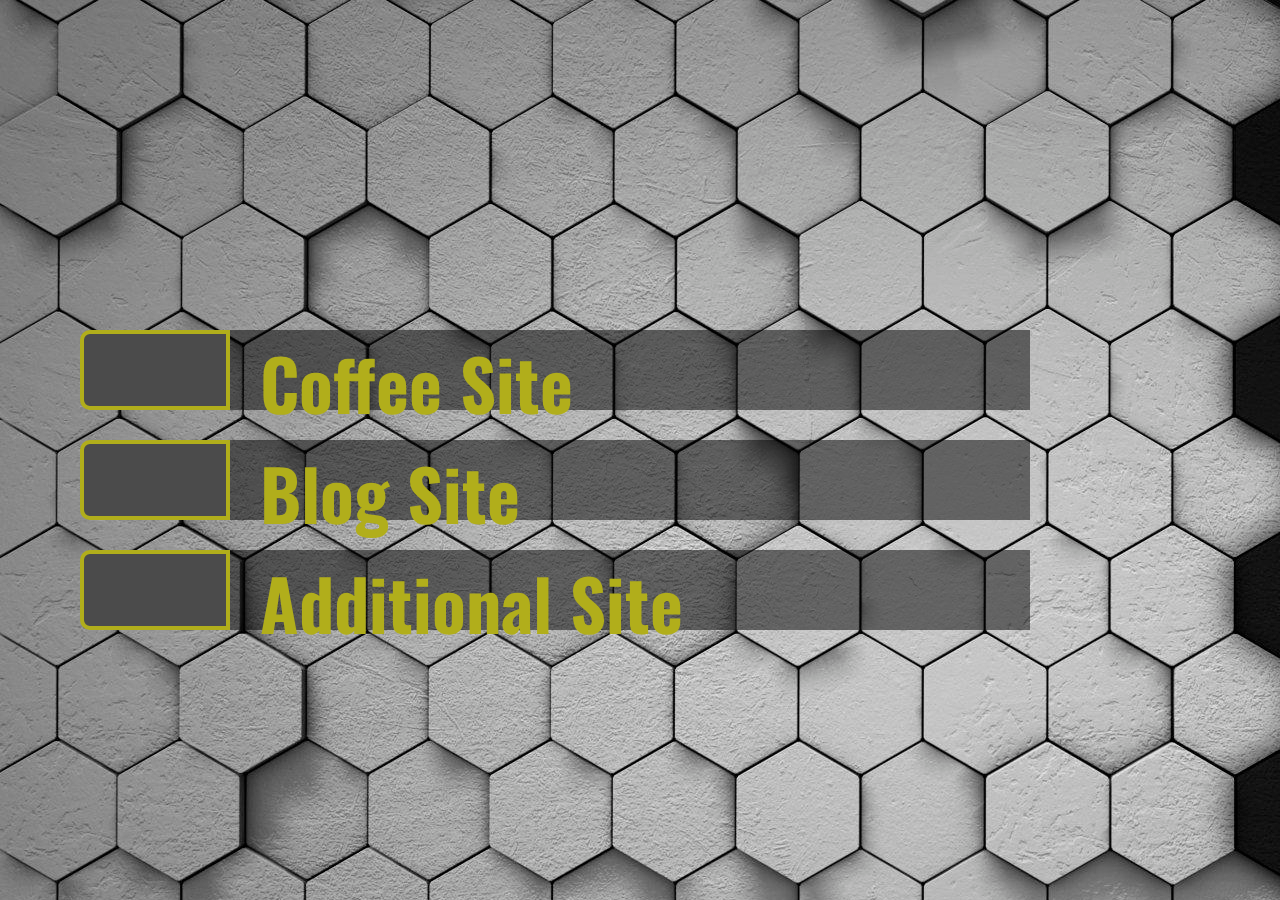
<file: index.html>
<!DOCTYPE html>
<html lang="en">

<head>
    <meta charset="UTF-8">
    <meta http-equiv="X-UA-Compatible" content="IE=edge">
    <meta name="viewport" content="width=device-width, initial-scale=1.0">
    <title>Menu</title>
    <link rel="preconnect" href="https://fonts.gstatic.com">
    <link href="https://fonts.googleapis.com/css2?family=Oswald:wght@700&display=swap" rel="stylesheet">
    <link rel="stylesheet" href="css/style.css">
</head>

<body>
    <nav>
        <a href="coffee/coffee.html" alt="Coffee Site">1</a>
        <div class="text">
            <h1>Coffee Site</h1>
        </div>
        <a href="blog/blog.html" alt="Blog Site">2</a>
        <div class="text">
            <h1>Blog Site</h1>
        </div>
        <a href="https://alexhrabovyi.github.io/additional_2/" alt="Additional Site">3</a>
        <div class="text">
            <h1>Additional Site</h1>
        </div>
    </nav>
</body>

</html>
</file>
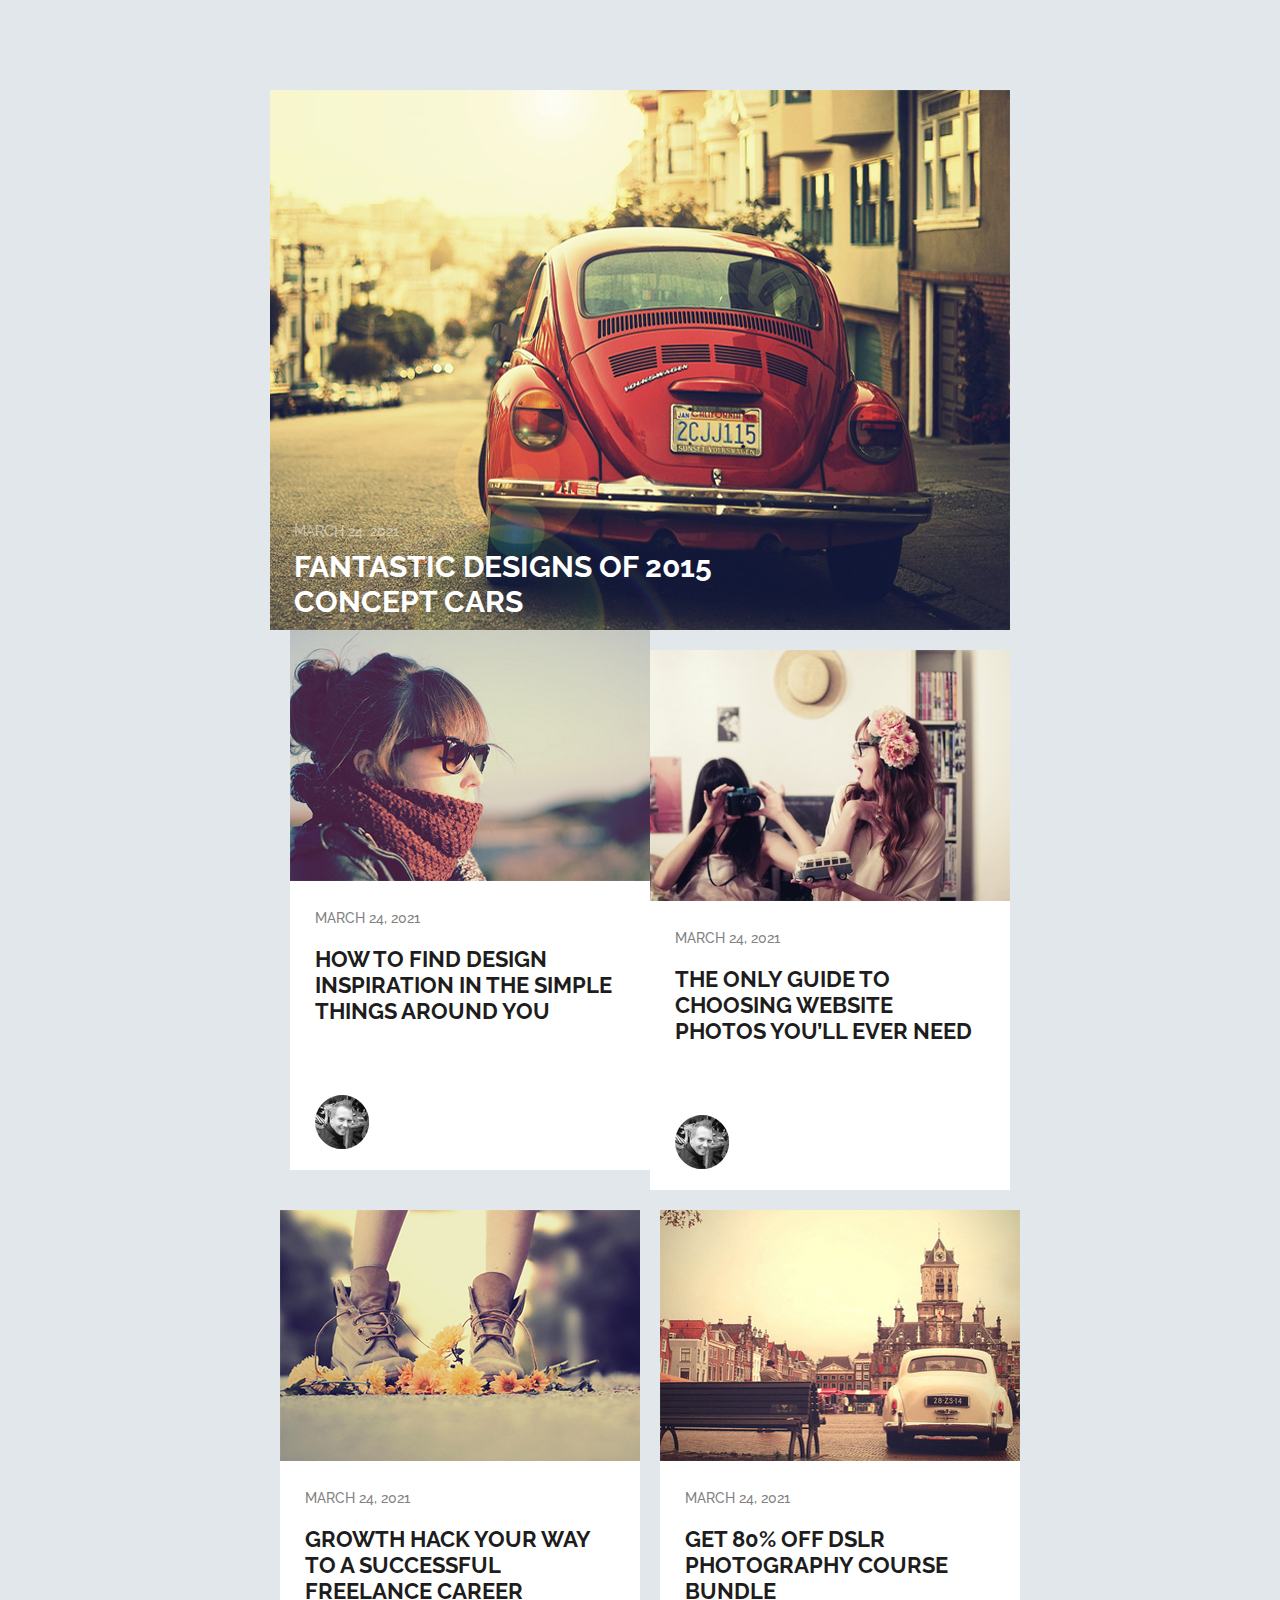
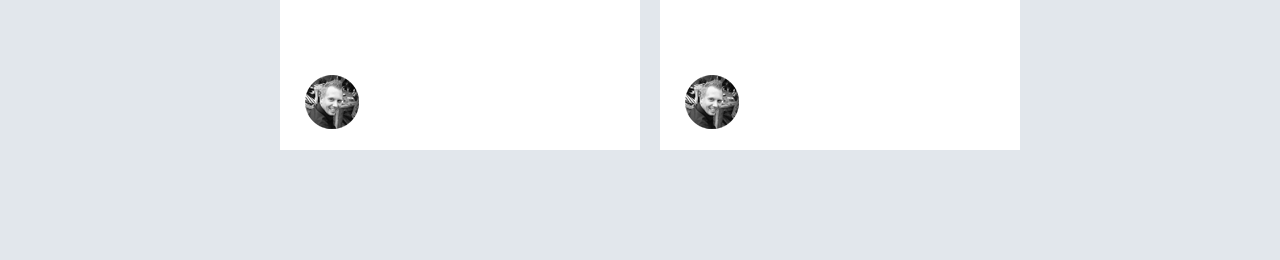
<file: blog/blog.html>
<!DOCTYPE html>
<html lang="en">

<head>
    <meta charset="UTF-8">
    <meta http-equiv="X-UA-Compatible" content="IE=edge">
    <meta name="viewport" content="width=device-width, initial-scale=1.0">
    <title>Blog</title>
    <link rel="preconnect" href="https://fonts.gstatic.com">
    <link href="https://fonts.googleapis.com/css2?family=Raleway:wght@500;700&display=swap" rel="stylesheet">
    <link rel="stylesheet" href="css/bootstrap-grid.min.css">
    <link rel="stylesheet" href="css/style.css">
</head>

<body>
    <main>
        <div class="container">
            <div class="row">
                <div class="col-8">
                    <img src="img/Car.png" alt="Car">
                    <p class="date">March 24, 2021</p>
                    <h3>Fantastic Designs Of 2015<br>Concept Cars</h3>
                </div>
                <div class="col-4" id="card_1">
                    <img src="img/Thumbnail2.png" alt="Photo" class="Thumbnail">
                    <p class="date">March 24, 2021</p>
                    <p class="article">How To Find Design<br>Inspiration In The Simple<br>Things Around You</p>
                    <img src="img/Avatar.png" alt="Profile picture" class="avatar">
                </div>
                <div class="col-4" id="card_2">
                    <img src="img/Thumbnail3.png" alt="Photo" class="Thumbnail">
                    <p class="date">March 24, 2021</p>
                    <p class="article">The Only Guide To<br>Choosing Website<br>Photos You’ll Ever Need</p>
                    <img src="img/Avatar.png" alt="Profile picture" class="avatar">
                </div>
                <div class="col-4" id="card_3">
                    <img src="img/Thumbnail4.png" alt="Photo" class="Thumbnail">
                    <p class="date">March 24, 2021</p>
                    <p class="article">Growth Hack Your Way<br>to a Successful<br>Freelance Career</p>
                    <img src="img/Avatar.png" alt="Profile picture" class="avatar">
                </div>
                <div class="col-4" id="card_4">
                    <img src="img/Thumbnail5.png" alt="Photo" class="Thumbnail">
                    <p class="date">March 24, 2021</p>
                    <p class="article">Get 80% Off DSLR<br>Photography Course<br>Bundle</p>
                    <img src="img/Avatar.png" alt="Profile picture" class="avatar">
                </div>
            </div>
        </div>
    </main>
</body>

</html>
</file>
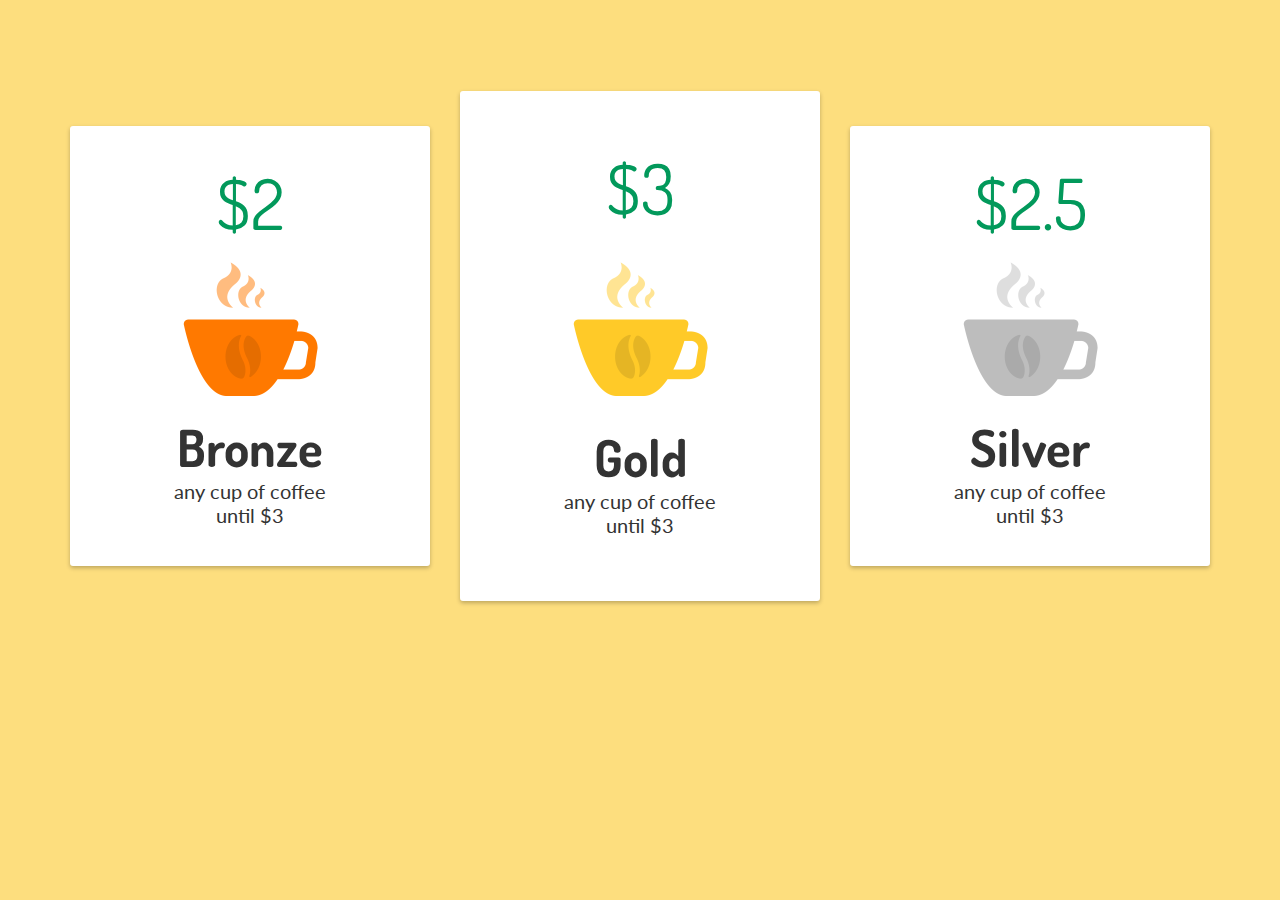
<file: coffee/coffee.html>
<!DOCTYPE html>
<html lang="en">

<head>
    <meta charset="UTF-8">
    <meta http-equiv="X-UA-Compatible" content="IE=edge">
    <meta name="viewport" content="width=device-width, initial-scale=1.0">
    <title>Coffee</title>
    <link rel="stylesheet" href="css/style.css">
    <link rel="preconnect" href="https://fonts.gstatic.com">
    <link href="https://fonts.googleapis.com/css2?family=Dosis:wght@600&family=Lato:wght@300&display=swap"
        rel="stylesheet">
</head>

<body>
    <main>
        <div class="container">
            <div>
                <p class="price">$2</p>
                <img src="img/BronzeCup.png" alt="Bronze Cup">
                <h3>Bronze</h3>
                <p class="description">any cup of coffee<br>until $3</p>
            </div>
            <div id="tall">
                <p class="price">$3</p>
                <img src="img/GoldCup.png" alt="Gold Cup">
                <h3>Gold</h3>
                <p class="description">any cup of coffee<br>until $3</p>
            </div>
            <div>
                <p class="price">$2.5</p>
                <img src="img/SilverCup.png" alt="Silver Cup">
                <h3>Silver</h3>
                <p class="description">any cup of coffee<br>until $3</p>
            </div>
        </div>
    </main>
</body>

</html>
</file>
<file: css/style.css>
* {
    padding: 0;
    margin: 0;
    box-sizing: border-box;
    transition: all .1s ease-in;
}

body {
    background-image: url(../img/background.png);
}

nav {
    margin: 300px 0 0 80px;
    display: flex;
    width: 950px;
    flex-wrap: wrap;
}

a {
    display: inline-block;
    width: 150px;
    height: 80px;
    border-style: solid;
    border-color: rgb(177, 174, 27);
    border-radius: 10px 0 0 10px;
    border-width: 4px;
    background-color: rgb(75, 75, 75);
    font-size: 0;
}

.text {
    width: 800px;
    height: 80px;
    padding-left: 30px;
    background-color: rgb(0, 0, 0, 0.5);
    font-family: "Oswald";
    font-weight: bold;
    font-size: 35px;
    color: rgb(177, 174, 27);
}

a, .text {
    margin-top: 30px;
}

a:hover {
    background-color: rgb(177, 174, 27);
}

a:active {
    background-color: rgb(235, 231, 39);
}
</file>
<file: blog/css/style.css>
* {
    margin: 0;
    padding: 0;
    box-sizing: border-box;
}

body {
    background-color: rgb(226, 231, 236);
}

.date {
    font-family: "Raleway";
    font-weight: 500;
    font-size: 14px;
    text-transform: uppercase;
    color: rgb(129, 129, 129);
}

.article {
    font-family: "Raleway";
    font-weight: bold;
    font-size: 22px;
    text-transform: uppercase;
    color: rgb(29, 29, 29);
    margin: 20px 0 0 25px;
}

.row {
    margin: 90px 0;
    display: flex;
    flex-direction: row;
    flex-wrap: wrap;
    justify-content: center;

}

.col-8 {
    position: relative;
    padding: 0;
    width: 740px;
    height: 540px;
}

.col-8 img {
    background: linear-gradient(180deg, rgba(196, 196, 196, 0) 0%, rgba(0, 0, 0, 0.6) 100%);
}

.col-8 p {
    position: absolute;
    top: 433px;
    left: 24px;
    color: rgba(255, 255, 255, 0.5);
}

.col-8 h3 {
    position: absolute;
    top: 459px;
    left: 24px;
    font-family: "Raleway";
    font-weight: bold;
    font-size: 30px;
    text-transform: uppercase;
    color: rgb(255, 255, 255);
}

.col-4 {
    padding: 0;
    width: 360px;
    height: 540px;
    background-color: rgb(255, 255, 255);
}

#card_1 {
    margin-left: 20px;
}

#card_3 {
    margin: 20px;
}

#card_2, #card_3, #card_4 {
    margin-top: 20px;
}

.Thumbnail {
    width: 360px;
    height: 251px;
}

.col-4 .date {
    margin: 25px 0 0 25px;
}

.avatar {
    margin: 71px 0 0 25px;
}
</file>
<file: coffee/css/style.css>
* {
    margin: 0;
    padding: 0;
    box-sizing: border-box;
    text-align: center;
    transition: all .1s ease-in;
}

body {
    background-color: rgb(253, 222, 126);
}

.price {
    font-family: "Dosis";
    font-size: 70px;
    color: rgb(2, 153, 91);
    margin: 30px 0 15px 0;
}

h3 {
    font-family: "Dosis";
    font-size: 51px;
    color: rgb(51, 51, 51);
    margin-top: 15px;
}

.description {
    font-family: "Lato";
    font-size: 20px;
    color: rgb(51, 51, 51);
}

.container {
    display: flex;
    flex-direction: row;
    justify-content: center;
    align-items: center;
    margin-top: 91px;
}

.container div {
    width: 360px;
    height: 440px;
    background-color: rgb(255, 255, 255);
    box-shadow: 0px 2px 4px rgba(0, 0, 0, 0.25);
    border-style: solid;
    border-radius: 3px;
    border-width: 2px;
    border-color: rgb(255, 255, 255);
}

#tall {
    height: 510px;
    margin: 0 30px;
}

#tall .price {
    margin: 50px 0 30px 0;
}

#tall h3 {
    margin-top: 25px;
}

.container div:hover {
    background-color: rgb(255, 247, 224);
    border-color: rgb(165, 147, 93);
}
</file>
